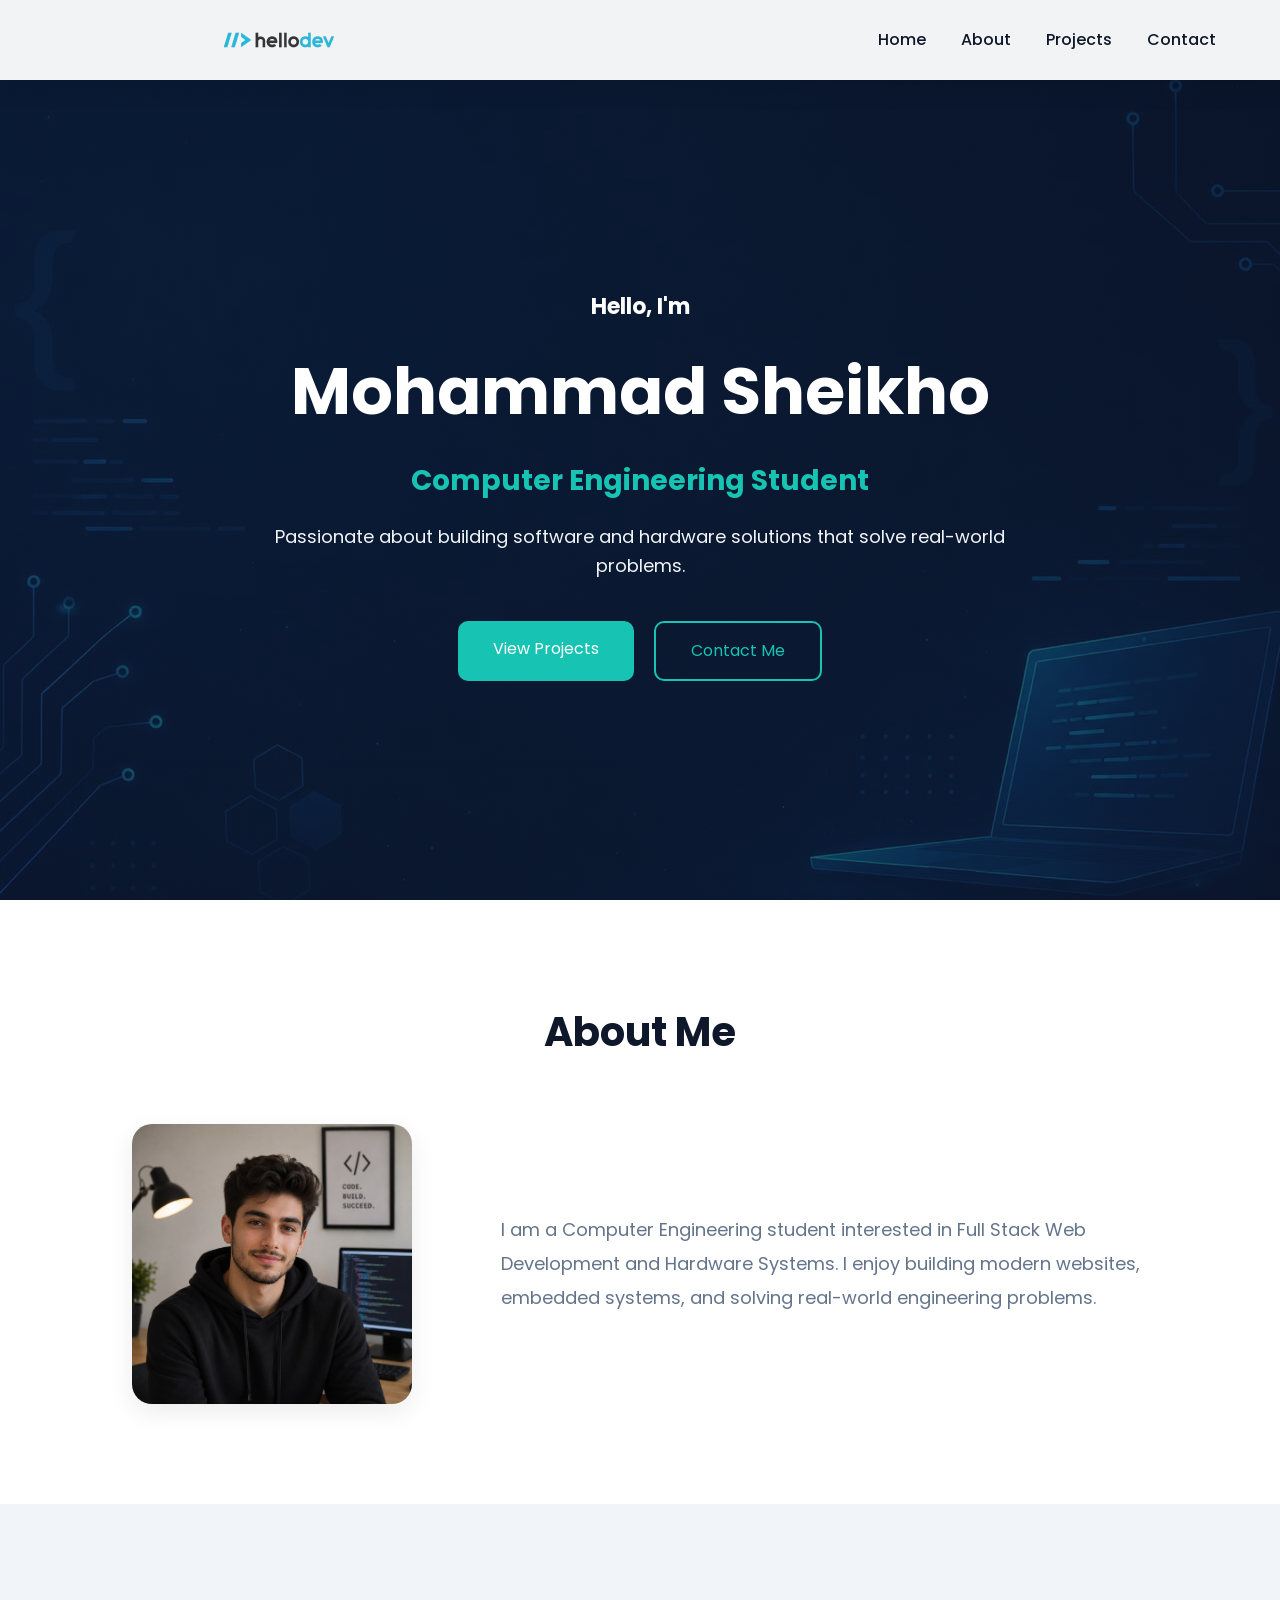
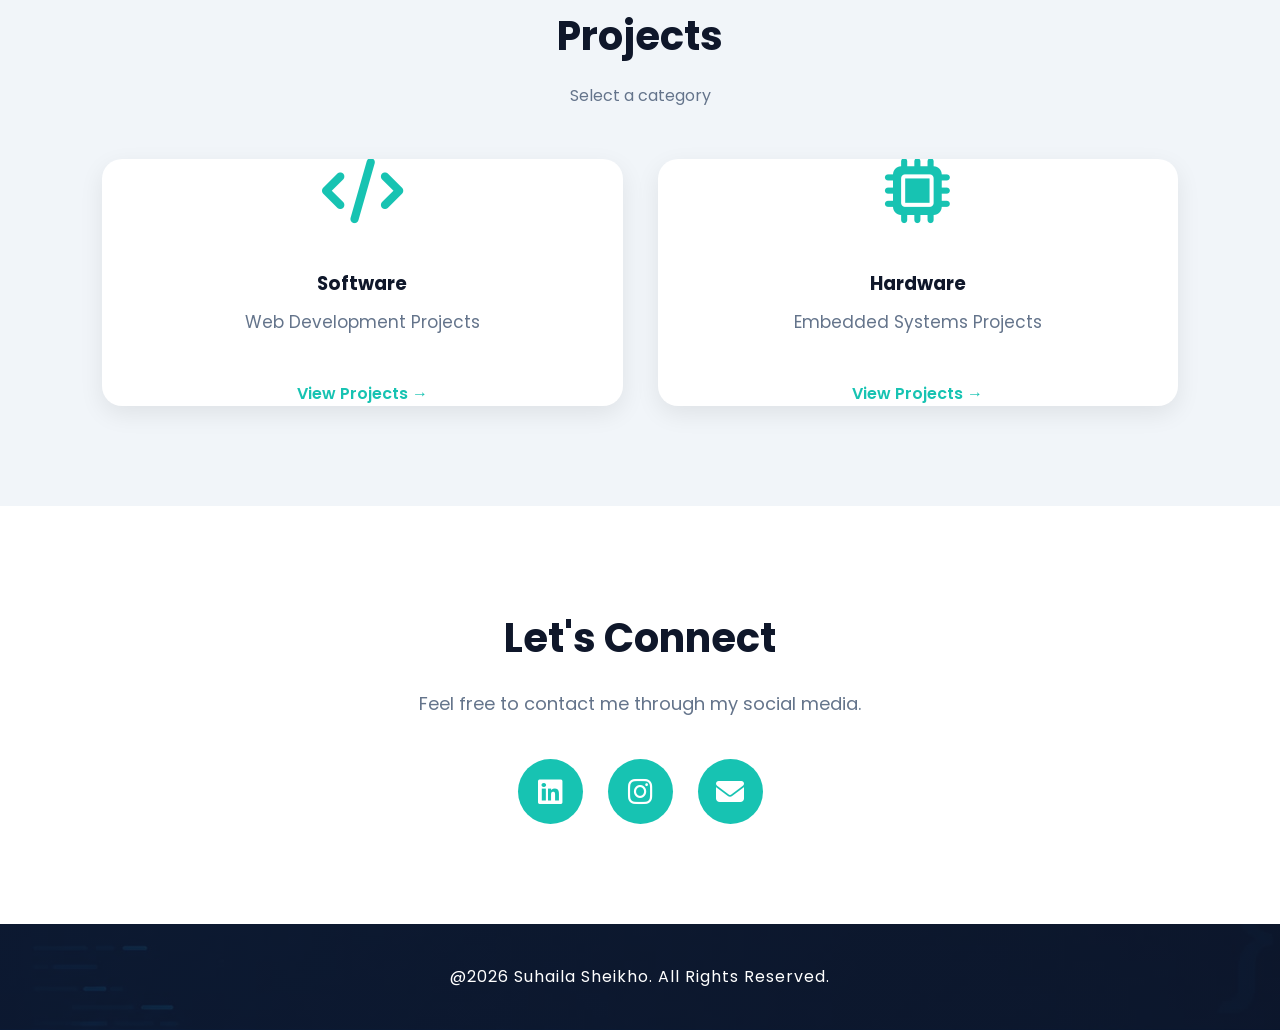
<file: index.html>
<!DOCTYPE html>
<html lang="en">
<head>
    <meta charset="UTF-8">
    <meta name="viewport" content="width=device-width, initial-scale=1.0">
    <title>Mohammad | Portfolio</title>

    <link rel="stylesheet" href="style.css">

    
    <link href="https://fonts.googleapis.com/css2?family=Poppins:wght@300;400;500;600;700&display=swap" rel="stylesheet">

    
    <link rel="stylesheet"
    href="https://cdnjs.cloudflare.com/ajax/libs/font-awesome/6.6.0/css/all.min.css">
</head>

<body>



<header>
<nav class="navbar">

    <div class="logo-container">

        <img src="images/logo.png" alt="Logo">


    </div>

    <ul class="nav-links">

        <li><a href="#">Home</a></li>
        <li><a href="#about">About</a></li>
        <li><a href="#projects">Projects</a></li>
        <li><a href="#contact">Contact</a></li>

    </ul>

</nav>

<section class="hero">

    <div class="hero-content">

        <h3>Hello, I'm</h3>

        <h1>Mohammad Sheikho</h1>

        <h2>Computer Engineering Student</h2>

        <p>
            Passionate about building software and hardware
            solutions that solve real-world problems.
        </p>

        <div class="buttons">

            <a href="#projects" class="btn">View Projects</a>

            <a href="#contact" class="btn-outline">Contact Me</a>

        </div>

    </div>

</section>



<section id="about" class="about">

    <h2>About Me</h2>

    <div class="about-container">

        <div class="about-image">

            <img src="images/profile.jpg.jpeg" alt="Profile">

        </div>

        <div class="about-text">

            <p>

                I am a Computer Engineering student interested in
                Full Stack Web Development and Hardware Systems.

                I enjoy building modern websites, embedded systems,
                and solving real-world engineering problems.

            </p>

        </div>

    </div>

</section>


<section id="projects" class="projects">

    <h2>Projects</h2>

    <p>Select a category</p>

    <div class="project-grid">

        <a href="software.html" class="project-card">

            <i class="fa-solid fa-code"></i>

            <h3>Software</h3>

            <p>Web Development Projects</p>

        </a>

        <a href="hardware.html" class="project-card">

            <i class="fa-solid fa-microchip"></i>

            <h3>Hardware</h3>

            <p>Embedded Systems Projects</p>

        </a>

    </div>

</section>


<section id="contact" class="contact">

    <h2>Let's Connect</h2>

    <p>Feel free to contact me through my social media.</p>

    <div class="socials">

        <a href="https://www.linkedin.com/in/mhmd-sheikho-6930a52a4?utm_source=share_via&utm_content=profile&utm_medium=member_ios"><i class="fab fa-linkedin"></i></a>

        <a href="https://www.instagram.com/mhmdsheikh0?igsh=YTFmN3Qzd2JscnJp"><i class="fab fa-instagram"></i></a>

       <a href="mailto:mohamadsheikho45@gmail.com"><i class="fas fa-envelope"></i></a>

    </div>

</section>



<footer>

    <p>@2026 Suhaila Sheikho. All Rights Reserved.</p>

</footer>

</body>

</html>
</file>
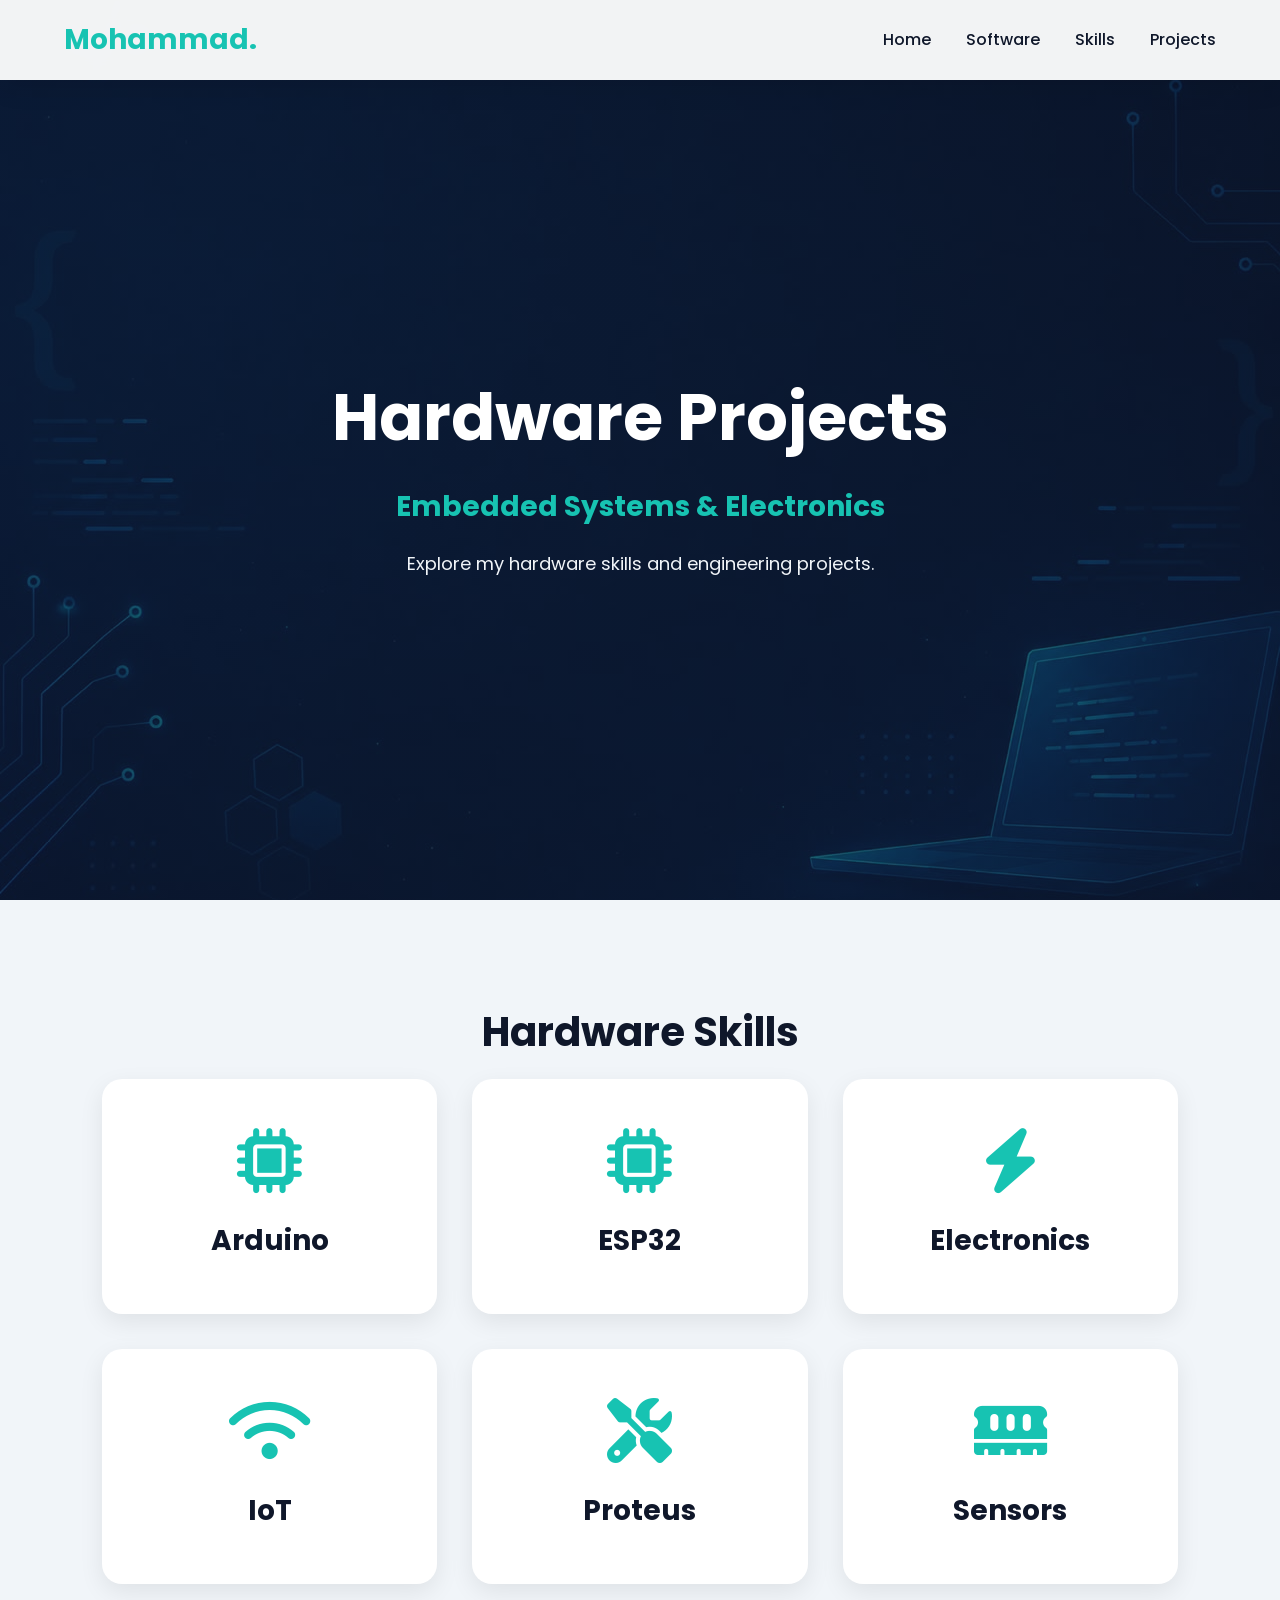
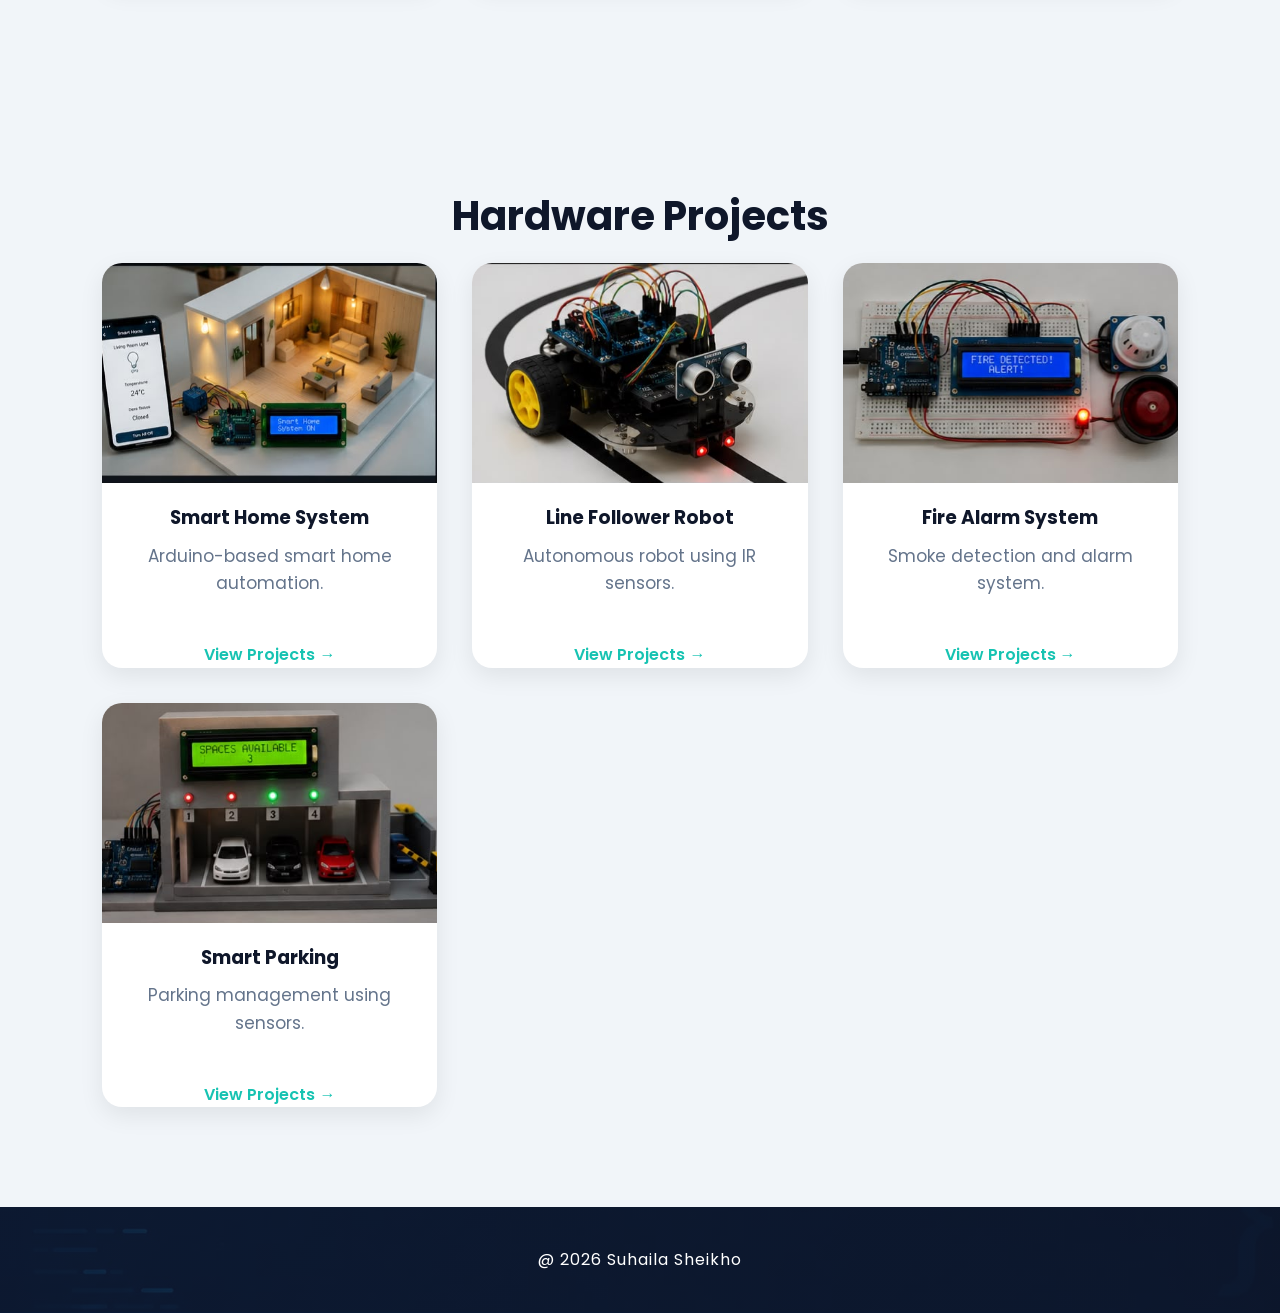
<file: hardware.html>
<!DOCTYPE html>
<html lang="en">

<head>

    <meta charset="UTF-8">

    <meta name="viewport" content="width=device-width, initial-scale=1.0">

    <title>Hardware Projects | Mohammad Sheikho</title>

    <link rel="stylesheet" href="style.css">

    <link href="https://fonts.googleapis.com/css2?family=Poppins:wght@300;400;500;600;700&display=swap" rel="stylesheet">

    <link rel="stylesheet"
    href="https://cdnjs.cloudflare.com/ajax/libs/font-awesome/6.6.0/css/all.min.css">

</head>

<body>


<header>

<nav class="navbar">

<h2 class="logo">Mohammad.</h2>

<ul class="nav-links">

<li><a href="index.html">Home</a></li>

<li><a href="software.html">Software</a></li>

<li><a href="#skills">Skills</a></li>

<li><a href="#projects">Projects</a></li>

</ul>

</nav>

</header>


<section class="hero">

<div class="hero-content">

<h1>Hardware Projects</h1>

<h2>Embedded Systems & Electronics</h2>

<p>

Explore my hardware skills and engineering projects.

</p>

</div>

</section>


<section id="skills" class="projects">

<h2>Hardware Skills</h2>

<div class="project-grid">

<div class="skill-card">

<i class="fa-solid fa-microchip"></i>

<h3>Arduino</h3>

</div>

<div class="skill-card">

<i class="fa-solid fa-microchip"></i>

<h3>ESP32</h3>

</div>

<div class="skill-card">

<i class="fa-solid fa-bolt"></i>

<h3>Electronics</h3>

</div>

<div class="skill-card">

<i class="fa-solid fa-wifi"></i>

<h3>IoT</h3>

</div>

<div class="skill-card">

<i class="fa-solid fa-screwdriver-wrench"></i>

<h3>Proteus</h3>

</div>

<div class="skill-card">

<i class="fa-solid fa-memory"></i>

<h3>Sensors</h3>

</div>

</div>

</section>


<section id="projects" class="projects">

<h2>Hardware Projects</h2>

<div class="project-grid">

<div class="project-card">
    <img src="images/smart-home.jpg" alt="smart home">

<h3>Smart Home System</h3>

<p>

Arduino-based smart home automation.

</p>

</div>

<div class="project-card">
    <img src="images/line-follower.jpg" alt="line follower">

<h3>Line Follower Robot</h3>

<p>

Autonomous robot using IR sensors.

</p>

</div>

<div class="project-card">
    <img src="images/fire-alarm.jpg" alt="fire alarm">

<h3>Fire Alarm System</h3>

<p>

Smoke detection and alarm system.

</p>

</div>

<div class="project-card">
    <img src="images/smart-parking.jpg" alt="smart parking">

<h3>Smart Parking</h3>

<p>

Parking management using sensors.

</p>

</div>

</div>

</section>


<footer>

<p>

@ 2026 Suhaila Sheikho

</p>

</footer>

</body>

</html>
</file>
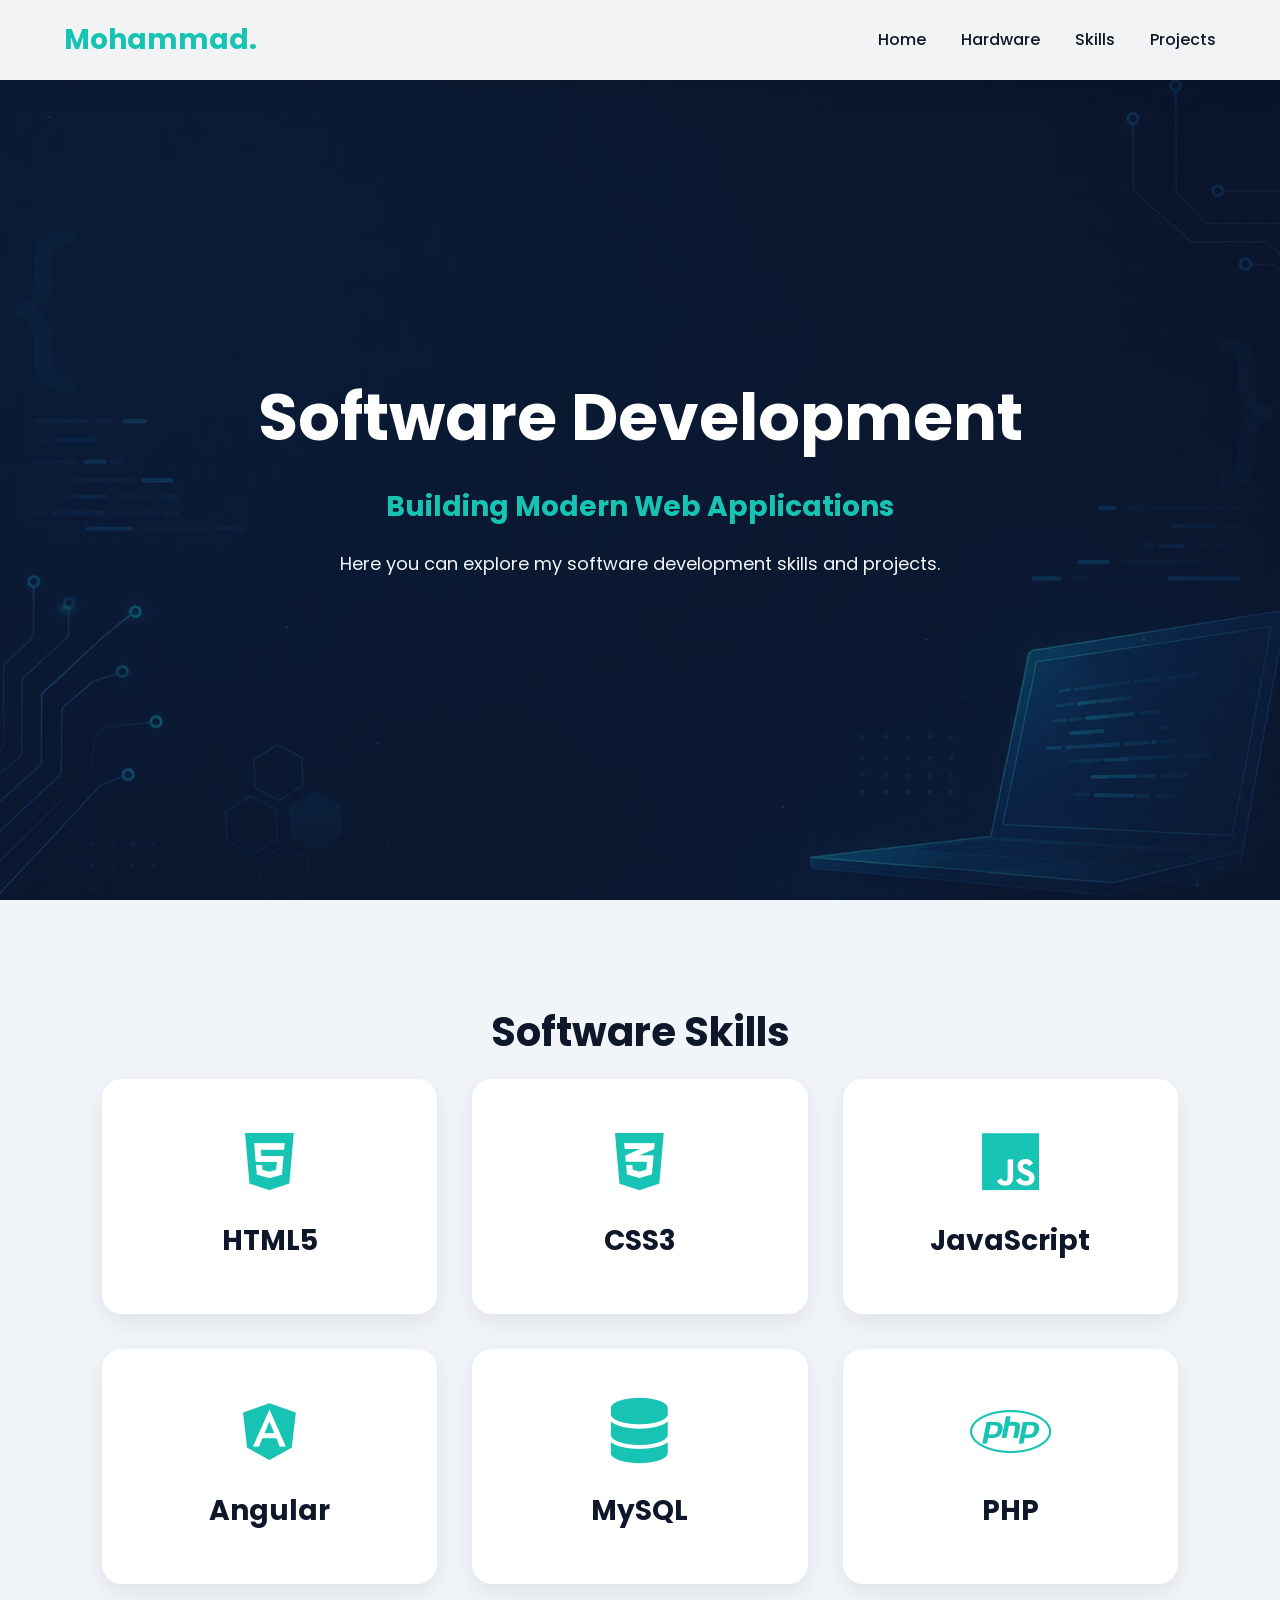
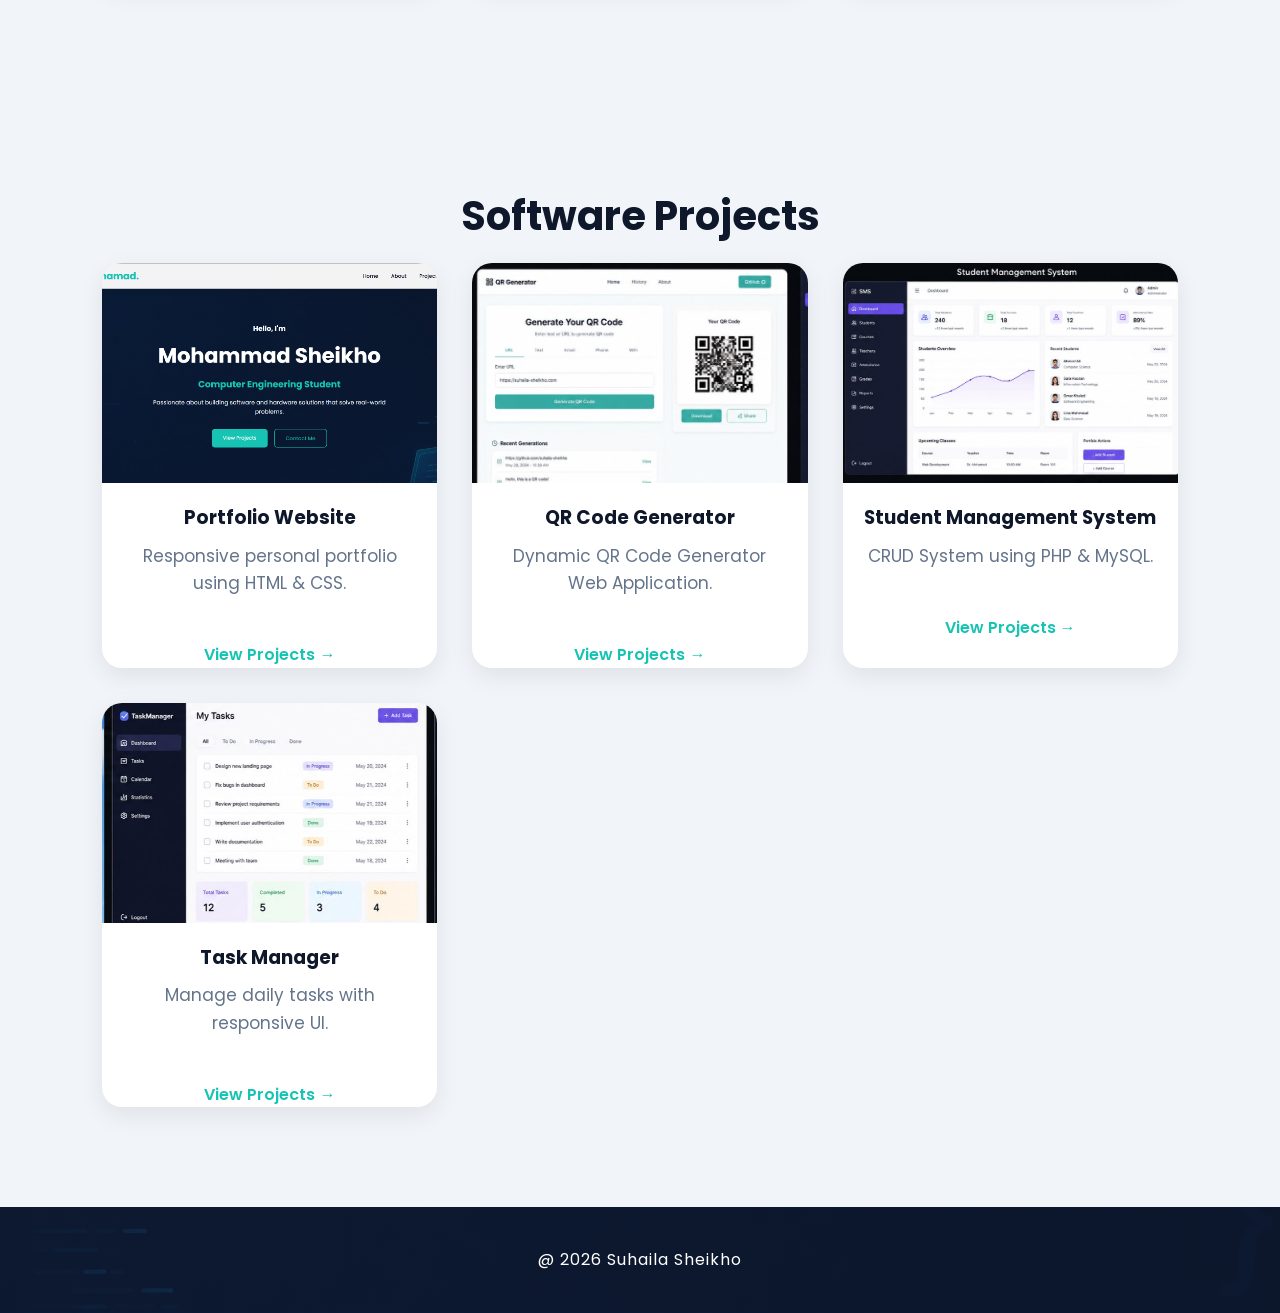
<file: software.html>
<!DOCTYPE html>
<html lang="en">

<head>
    <meta charset="UTF-8">
    <meta name="viewport" content="width=device-width, initial-scale=1.0">
    <title>Software Projects | Mohammad Sheikho</title>

    <link rel="stylesheet" href="style.css">

    <link href="https://fonts.googleapis.com/css2?family=Poppins:wght@300;400;500;600;700&display=swap" rel="stylesheet">

    <link rel="stylesheet"
        href="https://cdnjs.cloudflare.com/ajax/libs/font-awesome/6.6.0/css/all.min.css">
</head>

<body>

    <header>

        <nav class="navbar">

            <h2 class="logo">Mohammad.</h2>

            <ul class="nav-links">

                <li><a href="index.html">Home</a></li>

                <li><a href="hardware.html">Hardware</a></li>

                <li><a href="#skills">Skills</a></li>

                <li><a href="#projects">Projects</a></li>

            </ul>

        </nav>

    </header>



    <section class="hero">

        <div class="hero-content">

            <h1>Software Development</h1>

            <h2>Building Modern Web Applications</h2>

            <p>
                Here you can explore my software development
                skills and projects.
            </p>

        </div>

    </section>


    <section id="skills" class="projects">

        <h2>Software Skills</h2>

        <div class="project-grid">

            <div class="skill-card">
                <i class="fa-brands fa-html5"></i>
                <h3>HTML5</h3>
            </div>

            <div class="skill-card">
                <i class="fa-brands fa-css3-alt"></i>
                <h3>CSS3</h3>
            </div>

            <div class="skill-card">
                <i class="fa-brands fa-js"></i>
                <h3>JavaScript</h3>
            </div>

            <div class="skill-card">
                <i class="fa-brands fa-angular"></i>
                <h3>Angular</h3>
            </div>

            <div class="skill-card">
                <i class="fa-solid fa-database"></i>
                <h3>MySQL</h3>
            </div>

            <div class="skill-card">
                <i class="fa-brands fa-php"></i>
                <h3>PHP</h3>
            </div>

        </div>

    </section>

    

    <section id="projects" class="projects">

        <h2>Software Projects</h2>

        <div class="project-grid">
            

            <div class="project-card">
                <img src="images/portfolio.png" alt="portfolio">

                <h3>Portfolio Website</h3>

                <p>
                    Responsive personal portfolio using
                    HTML & CSS.
                </p>

            </div>

            <div class="project-card">
                <img src="images/qr-generator.png" alt="qr-generqator">

                <h3>QR Code Generator</h3>

                <p>
                    Dynamic QR Code Generator
                    Web Application.
                </p>

            </div>

            <div class="project-card">
                <img src="images/student-system.png" alt="student system">

                <h3>Student Management System</h3>

                <p>
                    CRUD System using PHP & MySQL.
                </p>

            </div>

            <div class="project-card">
                <img src="images/task-manager.jpg" alt="task manager">

                <h3>Task Manager</h3>

                <p>
                    Manage daily tasks with responsive UI.
                </p>

            </div>

        </div>

    </section>


    <footer>

        <p>@ 2026 Suhaila Sheikho</p>

    </footer>

</body>

</html>
</file>
<file: style.css>
*{
    margin:0;
    padding:0;
    box-sizing:border-box;
    font-family:'Poppins',sans-serif;
}

html{
    scroll-behavior:smooth;
}

body{
    background:#F8FAFC;
    color:#1E293B;
    line-height:1.6;
}

a{
    text-decoration:none;
}

ul{
    list-style:none;
}



:root{

    --primary:#17C3B2;
    --secondary:#0F172A;
    --white:#ffffff;
    --light:#F1F5F9;
    --gray:#64748B;
    --shadow:0 8px 25px rgba(0,0,0,.08);

}



.navbar {
    width: 100%;
    height: 80px;

    display: flex;
    justify-content: space-between;
    align-items: center;

    padding: 0 5%;

    position: fixed;
    top: 0;
    left: 0;

    background: rgba(255,255,255,0.95);
    backdrop-filter: blur(10px);

    box-shadow: var(--shadow);
    z-index: 1000;
}


.logo-container {
    display: flex;
    align-items: center;
    gap: 10px;
    margin-left: 0;
}

.logo-container img {
    
      
    width: 250px;
    object-fit: contain;
    margin-left: 90px;
}

.logo {
    color: var(--primary);
    font-size: 28px;
    font-weight: 700;
    margin: 0;
}


.nav-links {
    display: flex;
    align-items: center;
    gap: 35px;
}

.nav-links a {
    color: var(--secondary);
    text-decoration: none;
    font-weight: 500;
    transition: 0.3s;
}

.nav-links a:hover {
    color: var(--primary);
}


@media (max-width: 768px) {

    .navbar {
        height: 70px;
        padding: 0 20px;
    }

    .logo-container {
        margin-left: 0;
        gap: 8px;
    }

    .logo-container img {
        height: 40px;
        width: auto;
    }

    .logo {
        font-size: 22px;
    }

    .nav-links {
        gap: 18px;
    }

    .nav-links a {
        font-size: 16px;
    }
}

.hero{

    min-height:100vh;

    display:flex;
    justify-content:center;
    align-items:center;

    text-align:center;

    padding:120px 8% 50px;

    background-image:
        linear-gradient(
            rgba(15,23,42,0.65),
            rgba(15,23,42,0.65)
        ),
        url("images/hero.jpg");

    background-size:cover;

    background-position:center;

    background-repeat:no-repeat;

    background-attachment:fixed;

}

.hero-content{

    max-width:800px;

}

.hero h3{

    font-size:22px;

    color:#ffffff;

}

.hero h1{

    font-size:65px;

    color:#ffffff;

    margin:15px 0;

}

.hero h2{

    font-size:28px;

    color:#17C3B2;

    margin-bottom:20px;

}

.hero p{

    color:#f1f5f9;

    font-size:18px;

    margin-bottom:40px;

}


.buttons{

    display:flex;

    justify-content:center;

    gap:20px;

    flex-wrap:wrap;

}

.btn{

    background:var(--primary);

    color:white;

    padding:15px 35px;

    border-radius:10px;

    transition:.3s;

}

.btn:hover{

    transform:translateY(-4px);

    box-shadow:0 10px 25px rgba(23,195,178,.35);

}

.btn-outline{

    border:2px solid var(--primary);

    color:var(--primary);

    padding:15px 35px;

    border-radius:10px;

    transition:.3s;

}

.btn-outline:hover{

    background:var(--primary);

    color:white;

}


.about{

    padding:100px 8%;

    background:#ffffff;

}

.about h2{

    text-align:center;

    font-size:40px;

    color:var(--secondary);

    margin-bottom:60px;

}

.about-container{

    display:grid;

    grid-template-columns:1fr 2fr;

    gap:60px;

    align-items:center;

}

.about-image{

    display:flex;

    justify-content:center;

}

.about-image img{

    width:280px;

    border-radius:20px;

    box-shadow:var(--shadow);

}

.about-text p{

    font-size:18px;

    color:var(--gray);

    line-height:1.9;

}



.projects{

    padding:100px 8%;

    background:var(--light);

    text-align:center;

}

.projects h2{

    font-size:40px;

    color:var(--secondary);

    margin-bottom:15px;

}

.projects p{

    color:var(--gray);

    margin-bottom:50px;

}



.project-grid{

    display:grid;

    grid-template-columns:repeat(auto-fit,minmax(330px,1fr));

    gap:35px;
    align-items: stretch;

}

.project-card{

    background:#ffffff;
    overflow: hidden;
    display: flex;
    flex-direction: column;
    

    border-radius:20px;

    box-shadow:var(--shadow);

    transition:.3s;

    color:var(--secondary);

}

.project-card:hover{

    transform:translateY(-12px);

    box-shadow:0 18px 35px rgba(0,0,0,.12);

}

.project-card i{

    font-size:65px;

    color:var(--primary);

    margin-bottom:25px;

}

.project-card h3{

    margin: 20px 20px 10px;
    text-align: center;

}

.project-card p{

    font-size:17px;

    color:var(--gray);

    margin: 0 20px 20px;
    text-align: center;

}



.project-card::after{

    content:"View Projects →";

    display:block;

    margin-top:25px;

    color:var(--primary);

    font-weight:600;

    transition:.3s;

}

.project-card:hover::after{

    letter-spacing:1px;

}


.contact{

    padding:100px 8%;

    text-align:center;

    background:#ffffff;

}

.contact h2{

    font-size:40px;

    color:var(--secondary);

    margin-bottom:20px;

}

.contact p{

    color:var(--gray);

    margin-bottom:40px;

    font-size:18px;

}

.socials{

    display:flex;

    justify-content:center;

    align-items:center;

    gap:25px;

    flex-wrap:wrap;

}

.socials a{

    width:65px;

    height:65px;

    background:var(--primary);

    color:#fff;

    border-radius:50%;

    display:flex;

    justify-content:center;

    align-items:center;

    font-size:28px;

    transition:.3s;

}

.socials a:hover{

    transform:translateY(-8px);

    background:var(--secondary);

}



footer{

    background:var(--secondary);

    color:#fff;

    text-align:center;

    padding:25px;

}

footer p{

    font-size:15px;

}


@media(max-width:992px){

.about-container{

    grid-template-columns:1fr;

    text-align:center;

}

.hero h1{

    font-size:50px;

}

.hero h2{

    font-size:24px;

}

}

@media(max-width:768px){

.navbar{

    flex-direction:column;

    height:auto;

    padding:20px;

}

.nav-links{

    margin-top:20px;

    gap:20px;

    flex-wrap:wrap;

    justify-content:center;

}

.hero{

    padding-top:170px;

}

.hero h1{

    font-size:40px;

}

.hero h2{

    font-size:22px;

}

.hero p{

    font-size:16px;

}

.buttons{

    flex-direction:column;

    align-items:center;

}

.btn,

.btn-outline{

    width:220px;

    text-align:center;

}

.about-image img{

    width:220px;

}

.projects h2,

.about h2,

.contact h2{

    font-size:32px;

}

}

@media(max-width:480px){

.logo{

    font-size:26px;

}

.hero h1{

    font-size:32px;

}

.hero h2{

    font-size:20px;

}

.hero p{

    font-size:15px;

}

.project-card{

    padding:35px 20px;

}

.socials a{

    width:55px;

    height:55px;

    font-size:24px;

}

}


.page-header{

    margin-top:80px;

    background:linear-gradient(135deg,#17C3B2,#0F172A);

    color:white;

    text-align:center;

    padding:90px 8%;

}

.page-header h1{

    font-size:55px;

    margin-bottom:20px;

}

.page-header p{

    font-size:20px;

}

.skills{

    padding:80px 8%;

    background:white;

}

.skills h2{

    text-align:center;

    font-size:40px;

    margin-bottom:50px;

}

.skills-grid{

    display:grid;

    grid-template-columns:repeat(auto-fit,minmax(220px,1fr));

    gap:25px;

}

.skill{

    background:white;

    border-radius:15px;

    padding:30px;

    text-align:center;

    box-shadow:0 8px 20px rgba(0,0,0,.08);

    transition:.3s;

}

.skill:hover{

    transform:translateY(-8px);

}

.skill i{

    font-size:45px;

    color:#17C3B2;

    margin-bottom:20px;

}

.projects-page{

    padding:80px 8%;

    background:#F8FAFC;

}

.projects-page h2{

    text-align:center;

    margin-bottom:50px;

}

.project-container{

    display:grid;

    grid-template-columns:repeat(auto-fit,minmax(330px,1fr));

    gap:30px;

}

.project{

    background:white;

    border-radius:18px;

    overflow:hidden;

    box-shadow:0 8px 20px rgba(0,0,0,.08);

}

.project img{

    width:100%;

    height:220px;

    object-fit:cover;

}

.project-content{

    padding:25px;

}

.project-content h3{

    margin-bottom:15px;

}

.project-content p{

    color:#64748B;

}

.tech{

    margin-top:20px;

    display:flex;

    flex-wrap:wrap;

    gap:10px;

}

.tech span{

    background:#17C3B2;

    color:white;

    padding:6px 15px;

    border-radius:20px;

    font-size:14px;

}

.more-btn{

    display:block;

    margin:50px auto;

    width:220px;

    height:55px;

    border:none;

    border-radius:10px;

    background:#17C3B2;

    color:white;

    font-size:18px;

    cursor:pointer;

}

.skill-card{
    background:#ffffff;
    padding:50px 30px;
    border-radius:20px;
    box-shadow:var(--shadow);
    transition:.35s;
    color:var(--secondary);
    text-align:center;
}

.skill-card:hover{
    transform:translateY(-12px);
    box-shadow:0 18px 35px rgba(0,0,0,.12);
}

.skill-card i{
    font-size:65px;
    color:var(--primary);
    margin-bottom:25px;
}

.skill-card h3{
    font-size:28px;
}

.project-card img{

    width:100%;

    height:220px;

    object-fit:cover;

    object-position:center;

    border-radius:15px 15px 0 0;

    display:block;

}

footer{

    background-image:
        linear-gradient(
            rgba(15,23,42,0.8),
            rgba(15,23,42,0.8)
        ),
        url("images/hero.jpg");

    background-size:cover;

    background-position:center;

    background-repeat:no-repeat;

    padding:40px 20px;

    text-align:center;

    color:#fff;

}

footer p{

    margin:0;

    font-size:16px;

    letter-spacing:1px;

}
</file>
